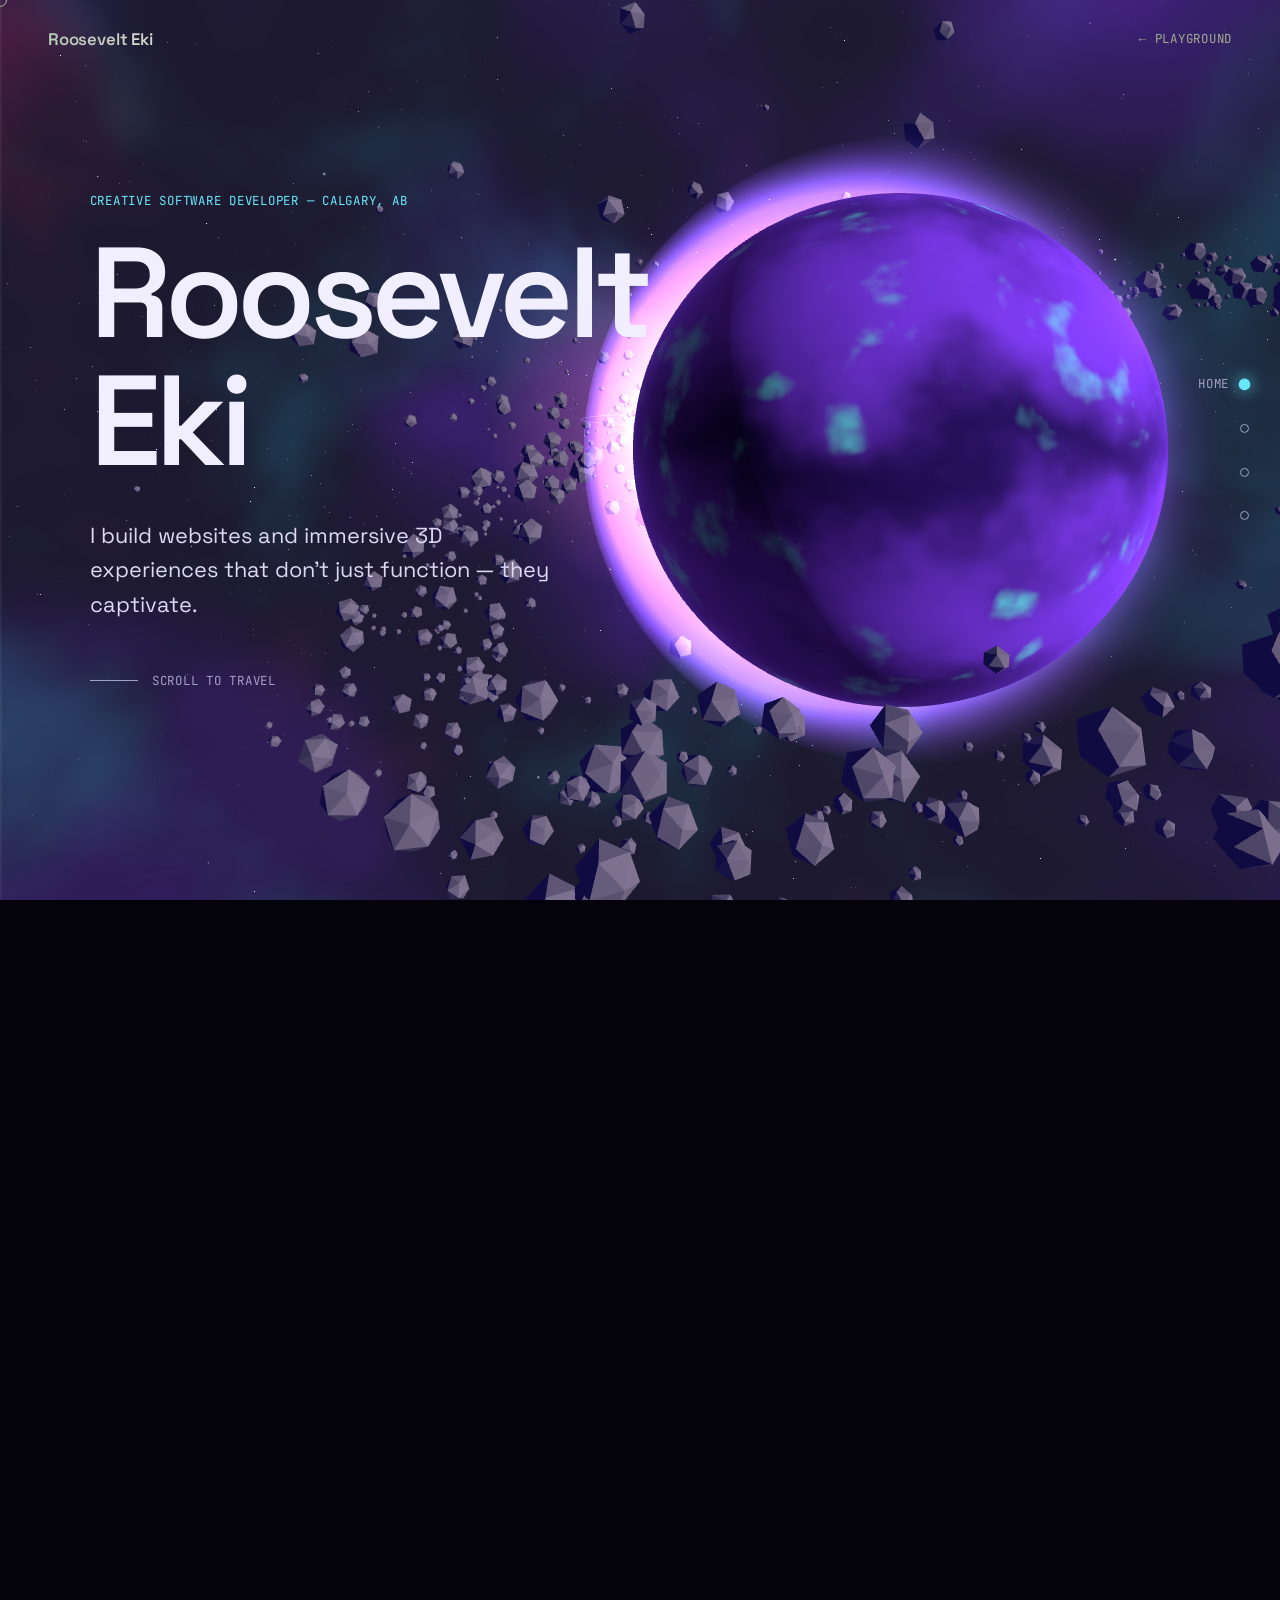
<file: playground/cosmic-portfolio/index.html>
<!doctype html>
<html lang="en">
  <head>
    <meta charset="utf-8" />
    <meta name="viewport" content="width=device-width, initial-scale=1" />
    <title>Roosevelt Eki — Cosmic Portfolio</title>
    <meta name="description" content="Roosevelt Eki, creative software developer building immersive 3D web experiences." />
    <meta name="theme-color" content="#04030c" />
    <script type="module" crossorigin src="./assets/index-7Ieh9rc4.js"></script>
    <link rel="stylesheet" crossorigin href="./assets/index-BsK-oZ3K.css">
  </head>
  <body>
    <div id="loader" aria-hidden="true">
      <div class="loader-inner">
        <span class="mono">Charting course</span>
        <strong id="loader-count">0</strong>
      </div>
    </div>

    <canvas id="webgl" aria-hidden="true"></canvas>

    <header class="topbar">
      <a class="brand" href="#hero" id="brand"></a>
      <a class="mail mono" id="top-mail" href="../../playground.html"></a>
    </header>

    <nav class="dots" id="dots" aria-label="Sections"></nav>
    <div class="progress" aria-hidden="true"><i id="progress-bar"></i></div>

    <main id="content"></main>

    <div class="cursor" id="cursor" aria-hidden="true"></div>

  </body>
</html>
</file>
<file: playground/cosmic-portfolio/assets/index-BsK-oZ3K.css>
@font-face{font-family:Space Grotesk Variable;font-style:normal;font-display:swap;font-weight:300 700;src:url(./space-grotesk-vietnamese-wght-normal-D0rl6rjA.woff2)format("woff2-variations");unicode-range:U+102-103,U+110-111,U+128-129,U+168-169,U+1A0-1A1,U+1AF-1B0,U+300-301,U+303-304,U+308-309,U+323,U+329,U+1EA0-1EF9,U+20AB}@font-face{font-family:Space Grotesk Variable;font-style:normal;font-display:swap;font-weight:300 700;src:url(./space-grotesk-latin-ext-wght-normal-D9tNdqV9.woff2)format("woff2-variations");unicode-range:U+100-2BA,U+2BD-2C5,U+2C7-2CC,U+2CE-2D7,U+2DD-2FF,U+304,U+308,U+329,U+1D00-1DBF,U+1E00-1E9F,U+1EF2-1EFF,U+2020,U+20A0-20AB,U+20AD-20C0,U+2113,U+2C60-2C7F,U+A720-A7FF}@font-face{font-family:Space Grotesk Variable;font-style:normal;font-display:swap;font-weight:300 700;src:url(./space-grotesk-latin-wght-normal-BhU9QXUp.woff2)format("woff2-variations");unicode-range:U+??,U+131,U+152-153,U+2BB-2BC,U+2C6,U+2DA,U+2DC,U+304,U+308,U+329,U+2000-206F,U+20AC,U+2122,U+2191,U+2193,U+2212,U+2215,U+FEFF,U+FFFD}@font-face{font-family:JetBrains Mono Variable;font-style:normal;font-display:swap;font-weight:100 800;src:url([data-uri])format("woff2-variations");unicode-range:U+460-52F,U+1C80-1C8A,U+20B4,U+2DE0-2DFF,U+A640-A69F,U+FE2E-FE2F}@font-face{font-family:JetBrains Mono Variable;font-style:normal;font-display:swap;font-weight:100 800;src:url(./jetbrains-mono-cyrillic-wght-normal-D73BlboJ.woff2)format("woff2-variations");unicode-range:U+301,U+400-45F,U+490-491,U+4B0-4B1,U+2116}@font-face{font-family:JetBrains Mono Variable;font-style:normal;font-display:swap;font-weight:100 800;src:url(./jetbrains-mono-greek-wght-normal-Bw9x6K1M.woff2)format("woff2-variations");unicode-range:U+370-377,U+37A-37F,U+384-38A,U+38C,U+38E-3A1,U+3A3-3FF}@font-face{font-family:JetBrains Mono Variable;font-style:normal;font-display:swap;font-weight:100 800;src:url(./jetbrains-mono-vietnamese-wght-normal-Bt-aOZkq.woff2)format("woff2-variations");unicode-range:U+102-103,U+110-111,U+128-129,U+168-169,U+1A0-1A1,U+1AF-1B0,U+300-301,U+303-304,U+308-309,U+323,U+329,U+1EA0-1EF9,U+20AB}@font-face{font-family:JetBrains Mono Variable;font-style:normal;font-display:swap;font-weight:100 800;src:url(./jetbrains-mono-latin-ext-wght-normal-DBQx-q_a.woff2)format("woff2-variations");unicode-range:U+100-2BA,U+2BD-2C5,U+2C7-2CC,U+2CE-2D7,U+2DD-2FF,U+304,U+308,U+329,U+1D00-1DBF,U+1E00-1E9F,U+1EF2-1EFF,U+2020,U+20A0-20AB,U+20AD-20C0,U+2113,U+2C60-2C7F,U+A720-A7FF}@font-face{font-family:JetBrains Mono Variable;font-style:normal;font-display:swap;font-weight:100 800;src:url(./jetbrains-mono-latin-wght-normal-B9CIFXIH.woff2)format("woff2-variations");unicode-range:U+??,U+131,U+152-153,U+2BB-2BC,U+2C6,U+2DA,U+2DC,U+304,U+308,U+329,U+2000-206F,U+20AC,U+2122,U+2191,U+2193,U+2212,U+2215,U+FEFF,U+FFFD}:root{--bg:#04030c;--fg:#f1efff;--muted:#a39fc4;--violet:#8b5cf6;--cyan:#67e8f9;--pink:#f472b6;--line:#beb4ff2e;--sans:"Space Grotesk Variable", system-ui, sans-serif;--mono:"JetBrains Mono Variable", ui-monospace, Menlo, monospace}*{box-sizing:border-box;margin:0;padding:0}html{background:var(--bg);overflow-x:clip}html.lenis,html.lenis body{height:auto}.lenis.lenis-smooth{scroll-behavior:auto!important}.lenis.lenis-stopped{overflow:hidden}body{background:var(--bg);color:var(--fg);font-family:var(--sans);-webkit-font-smoothing:antialiased;font-size:18px;line-height:1.6;overflow-x:hidden}a{color:inherit;text-decoration:none}ul{list-style:none}.mono{font-family:var(--mono);letter-spacing:.06em;text-transform:uppercase;font-size:.78rem}.muted{color:var(--muted)}#webgl{z-index:0;width:100vw;height:100vh;display:block;position:fixed;inset:0}main{z-index:2;position:relative}#loader{z-index:100;background:var(--bg);place-items:center;display:grid;position:fixed;inset:0}.loader-inner{color:var(--muted);flex-direction:column;align-items:center;gap:.6rem;display:flex}#loader-count{color:var(--fg);font-variant-numeric:tabular-nums;font-size:clamp(4rem,14vw,9rem);font-weight:300;line-height:1}.topbar{z-index:20;mix-blend-mode:difference;justify-content:space-between;align-items:center;padding:1.6rem clamp(1.2rem,4vw,3rem);display:flex;position:fixed;top:0;left:0;right:0}.brand{white-space:nowrap;letter-spacing:-.01em;font-size:1.05rem;font-weight:600}.mail{white-space:nowrap;opacity:.8;transition:opacity .2s}.mail:hover{opacity:1}.dots{z-index:20;flex-direction:column;align-items:flex-end;gap:1.1rem;display:flex;position:fixed;top:50%;right:clamp(.8rem,2.4vw,2rem);transform:translateY(-50%)}.dots a{align-items:center;gap:.7rem;padding:.2rem 0;display:flex}.dots a:after{content:"";border:1px solid var(--muted);border-radius:50%;width:7px;height:7px;transition:all .3s}.dots span{opacity:0;color:var(--muted);transition:all .3s;transform:translate(6px)}.dots a:hover span,.dots a.on span{opacity:1;transform:none}.dots a.on:after{background:var(--cyan);border-color:var(--cyan);box-shadow:0 0 12px var(--cyan);transform:scale(1.3)}.progress{z-index:20;background:#ffffff0d;width:2px;position:fixed;top:0;bottom:0;left:0}.progress i{background:linear-gradient(var(--violet), var(--cyan));transform-origin:top;position:absolute;inset:0;transform:scaleY(0)}.panel{align-items:center;min-height:100svh;padding:6rem clamp(1.4rem,7vw,7rem);display:flex}.panel.right{justify-content:flex-end}.intro-panel{text-align:center;justify-content:center;align-items:center;min-height:80vh;padding:6rem 1.5rem;display:flex}.inner{max-width:34rem}.inner.center{text-align:center;max-width:46rem}.panel:has(.inner.center){justify-content:center}.eyebrow{color:var(--cyan);margin-bottom:1.4rem}h1.title{letter-spacing:-.045em;text-wrap:balance;margin-bottom:1.8rem;font-size:clamp(3.4rem,10vw,9rem);font-weight:600;line-height:.92}.w{vertical-align:top;padding-bottom:.08em;display:inline-block;overflow:hidden}.wi{will-change:transform;display:inline-block}h2{letter-spacing:-.035em;margin-bottom:1.4rem;font-size:clamp(2.2rem,5vw,4rem);font-weight:600;line-height:1.02}h2.big{text-wrap:balance;font-size:clamp(2.4rem,6.4vw,5.4rem)}p{color:#d4d0ee;max-width:40rem;margin-bottom:1.1rem}.inner.center p{margin-inline:auto}.lede{color:#ddd9f5;max-width:30rem;font-size:clamp(1.1rem,1.7vw,1.4rem)}.scroll-hint{color:var(--muted);align-items:center;gap:.9rem;margin-top:3rem;display:flex}.scroll-hint span{transform-origin:0;background:currentColor;width:48px;height:1px;animation:2.2s ease-in-out infinite sweep}@keyframes sweep{0%,to{transform:scaleX(.2)}50%{transform:scaleX(1)}}.stats{border-top:1px solid var(--line);gap:2.2rem;margin-top:2.2rem;padding-top:1.8rem;display:flex}.stats dt{letter-spacing:-.03em;font-size:2.4rem;font-weight:600;line-height:1}.stats dd{color:var(--muted);margin-top:.4rem;font-size:.68rem}.project.left{justify-content:flex-start}.card{border:1px solid var(--line);-webkit-backdrop-filter:blur(16px);background:linear-gradient(160deg,#281e5a73,#0a081e8c);border-radius:20px;max-width:25rem;padding:2rem;transition:border-color .3s,box-shadow .3s,translate .3s;display:block}.card:hover,.card:focus-visible{border-color:#67e8f999;outline:none;translate:0 -4px;box-shadow:0 0 60px -12px #67e8f959}.card .idx{color:var(--violet)}.card h3{letter-spacing:-.03em;margin:.5rem 0 .3rem;font-size:2rem;line-height:1.1}.card .tech{color:var(--cyan);margin-bottom:1rem;font-size:.7rem}.card .cta{color:var(--fg);margin-top:.6rem;display:inline-block}.chips{flex-wrap:wrap;gap:.5rem;margin-top:1.4rem;display:flex}.chips li{border:1px solid var(--line);-webkit-backdrop-filter:blur(8px);backdrop-filter:blur(8px);background:#140f3280;border-radius:999px;padding:.45rem .85rem;font-size:.7rem}.mail-big{letter-spacing:-.02em;background:linear-gradient(90deg, var(--cyan), var(--violet), var(--pink)) 0 100% / 100% 2px no-repeat;margin:1.4rem 0 2rem;padding-bottom:.2rem;font-size:clamp(1.4rem,3.6vw,2.6rem);font-weight:500;transition:background-size .3s;display:inline-block}.mail-big:hover{background-size:100% 100%;-webkit-background-clip:text;background-clip:text}.links{flex-wrap:wrap;justify-content:center;gap:1.8rem;display:flex}.links a{color:var(--muted);transition:color .2s}.links a:hover{color:var(--cyan)}.foot{color:var(--muted);margin-top:5rem;font-size:.66rem}.cursor{display:none}.cursor.on{z-index:90;pointer-events:none;mix-blend-mode:difference;border:1px solid #fffc;border-radius:50%;width:14px;height:14px;margin:-7px 0 0 -7px;transition:width .25s,height .25s,margin .25s,background .25s;display:block;position:fixed;top:0;left:0}.cursor.on.big{background:#ffffffe6;width:54px;height:54px;margin:-27px 0 0 -27px}@media (width<=800px){body{font-size:16px}.panel{align-items:flex-end;padding-bottom:5.5rem}.panel.right,.project.left{justify-content:flex-start}#hero{align-items:flex-end}.dots{display:none}.inner:not(.center){background:linear-gradient(#04030c00,#04030cc7);max-width:none;margin:0 -1.4rem;padding:3rem 1.4rem 0}.card{width:100%;max-width:none}.stats{gap:1.4rem}.topbar{padding-left:1.4rem;padding-right:1.4rem}.topbar .mail{font-size:.75rem}.foot{margin-top:2.5rem;font-size:.7rem}}.no-webgl body{background:radial-gradient(ellipse at 20% 0%, #20104a, var(--bg) 60%)}.no-webgl #webgl{display:none}@media (prefers-reduced-motion:reduce){.scroll-hint span{animation:none}.card{transition:none}}
</file>
